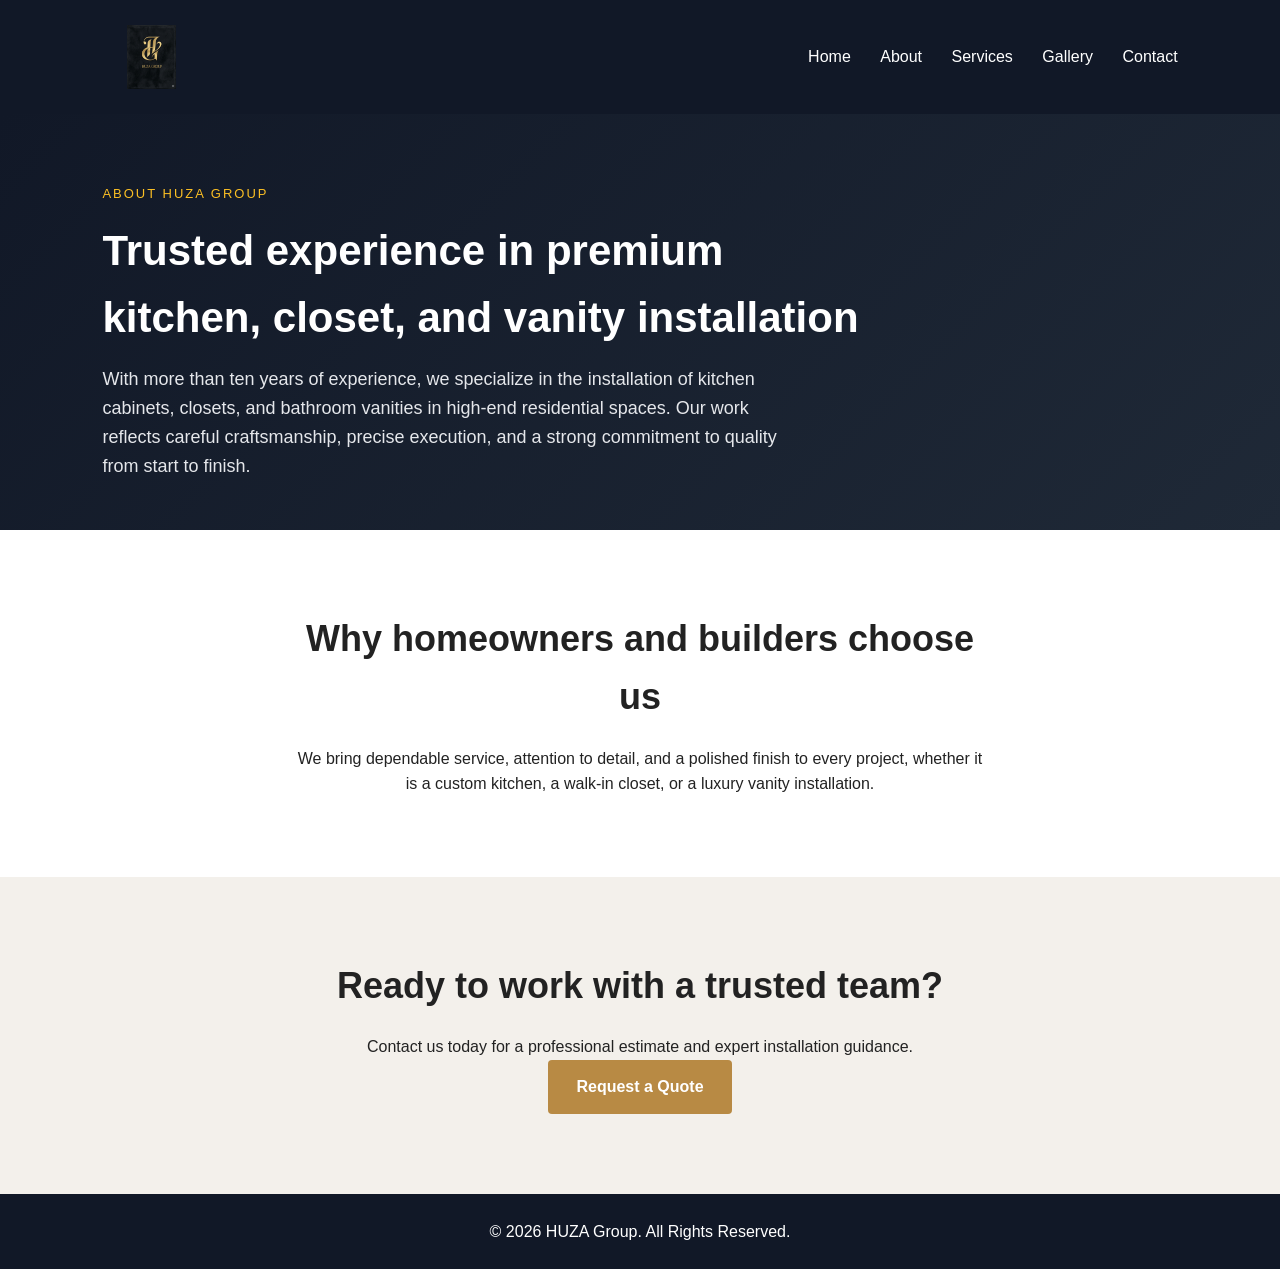
<file: about.html>
<!DOCTYPE html>
<html lang="en">
<head>
  <meta charset="UTF-8" />
  <meta name="viewport" content="width=device-width, initial-scale=1.0" />
  <title>About | HUZA Group</title>
  <link rel="stylesheet" href="style.css" />
</head>
<body>
<header class="navbar">
  <a class="brand-logo" href="index.html">
    <img src="logo%20huzagroup.png" alt="HUZA Group logo" />
  </a>
  <nav>
    <a href="index.html">Home</a>
    <a href="about.html">About</a>
    <a href="services.html">Services</a>
    <a href="gallery.html">Gallery</a>
    <a href="contact.html">Contact</a>
  </nav>
</header>

<section class="services-hero">
  <div>
    <p class="eyebrow">About HUZA Group</p>
    <h1>Trusted experience in premium kitchen, closet, and vanity installation</h1>
    <p class="lead">With more than ten years of experience, we specialize in the installation of kitchen cabinets, closets, and bathroom vanities in high-end residential spaces. Our work reflects careful craftsmanship, precise execution, and a strong commitment to quality from start to finish.</p>
  </div>
</section>

<section class="about-preview">
  <h2>Why homeowners and builders choose us</h2>
  <p>We bring dependable service, attention to detail, and a polished finish to every project, whether it is a custom kitchen, a walk-in closet, or a luxury vanity installation.</p>
</section>

<section class="cta">
  <h2>Ready to work with a trusted team?</h2>
  <p>Contact us today for a professional estimate and expert installation guidance.</p>
  <a href="contact.html" class="btn">Request a Quote</a>
</section>

<footer>
  <p>© 2026 HUZA Group. All Rights Reserved.</p>
</footer>
</body>
</html>
</file>
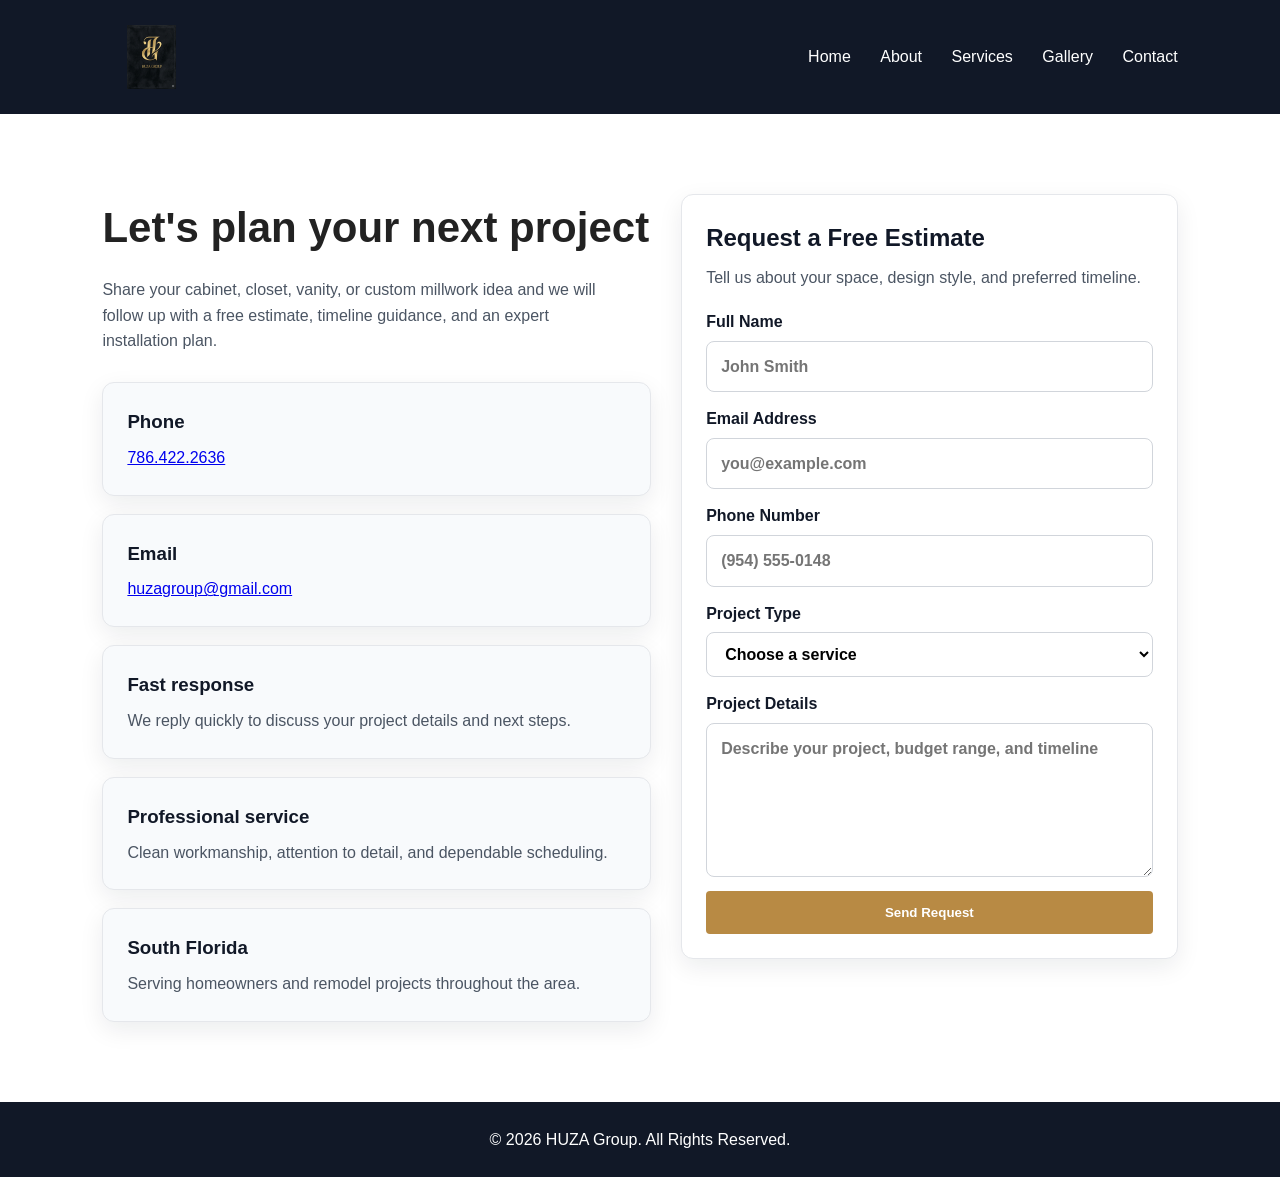
<file: contact.html>
<!DOCTYPE html>
<html lang="en">
<head>
  <meta charset="UTF-8" />
  <meta name="viewport" content="width=device-width, initial-scale=1.0" />
  <title>Contact Us | Cabinet Installation</title>
  <link rel="stylesheet" href="style.css" />
</head>
<body>

<header class="navbar">
  <a class="brand-logo" href="index.html">
    <img src="logo%20huzagroup.png" alt="HUZA Group logo" />
  </a>
  <nav>
    <a href="index.html">Home</a>
    <a href="about.html">About</a>
    <a href="services.html">Services</a>
    <a href="gallery.html">Gallery</a>
    <a href="contact.html">Contact</a>
  </nav>
</header>

<section class="contact-page">
  <div class="contact-intro">
    <h1>Let's plan your next project</h1>
    <p>
      Share your cabinet, closet, vanity, or custom millwork idea and we will follow up
      with a free estimate, timeline guidance, and an expert installation plan.
    </p>

    <div class="contact-info-grid">
      <article class="info-card">
        <h3>Phone</h3>
        <p><a href="tel:7864222636">786.422.2636</a></p>
      </article>
      <article class="info-card">
        <h3>Email</h3>
        <p><a href="mailto:huzagroup@gmail.com">huzagroup@gmail.com</a></p>
      </article>
      <article class="info-card">
        <h3>Fast response</h3>
        <p>We reply quickly to discuss your project details and next steps.</p>
      </article>
      <article class="info-card">
        <h3>Professional service</h3>
        <p>Clean workmanship, attention to detail, and dependable scheduling.</p>
      </article>
      <article class="info-card">
        <h3>South Florida</h3>
        <p>Serving homeowners and remodel projects throughout the area.</p>
      </article>
    </div>
  </div>

  <div class="contact-card">
    <h2>Request a Free Estimate</h2>
    <p class="contact-note">Tell us about your space, design style, and preferred timeline.</p>

    <form class="contact-form" action="mailto:huzagroup@gmail.com" method="post" enctype="text/plain">
      <label>Full Name
        <input type="text" name="Full Name" placeholder="John Smith" required />
      </label>
      <label>Email Address
        <input type="email" name="Email Address" placeholder="you@example.com" required />
      </label>
      <label>Phone Number
        <input type="tel" name="Phone Number" placeholder="(954) 555-0148" required />
      </label>
      <label>Project Type
        <select name="Project Type" required>
          <option value="">Choose a service</option>
          <option>Kitchen Cabinets</option>
          <option>Closets</option>
          <option>Bathroom Vanities</option>
          <option>Custom Millwork</option>
        </select>
      </label>
      <label>Project Details
        <textarea name="Project Details" rows="5" placeholder="Describe your project, budget range, and timeline"></textarea>
      </label>
      <button type="submit" class="btn">Send Request</button>
    </form>
  </div>
</section>

<footer>
  <p>© 2026 HUZA Group. All Rights Reserved.</p>
</footer>

</body>
</html>
</file>
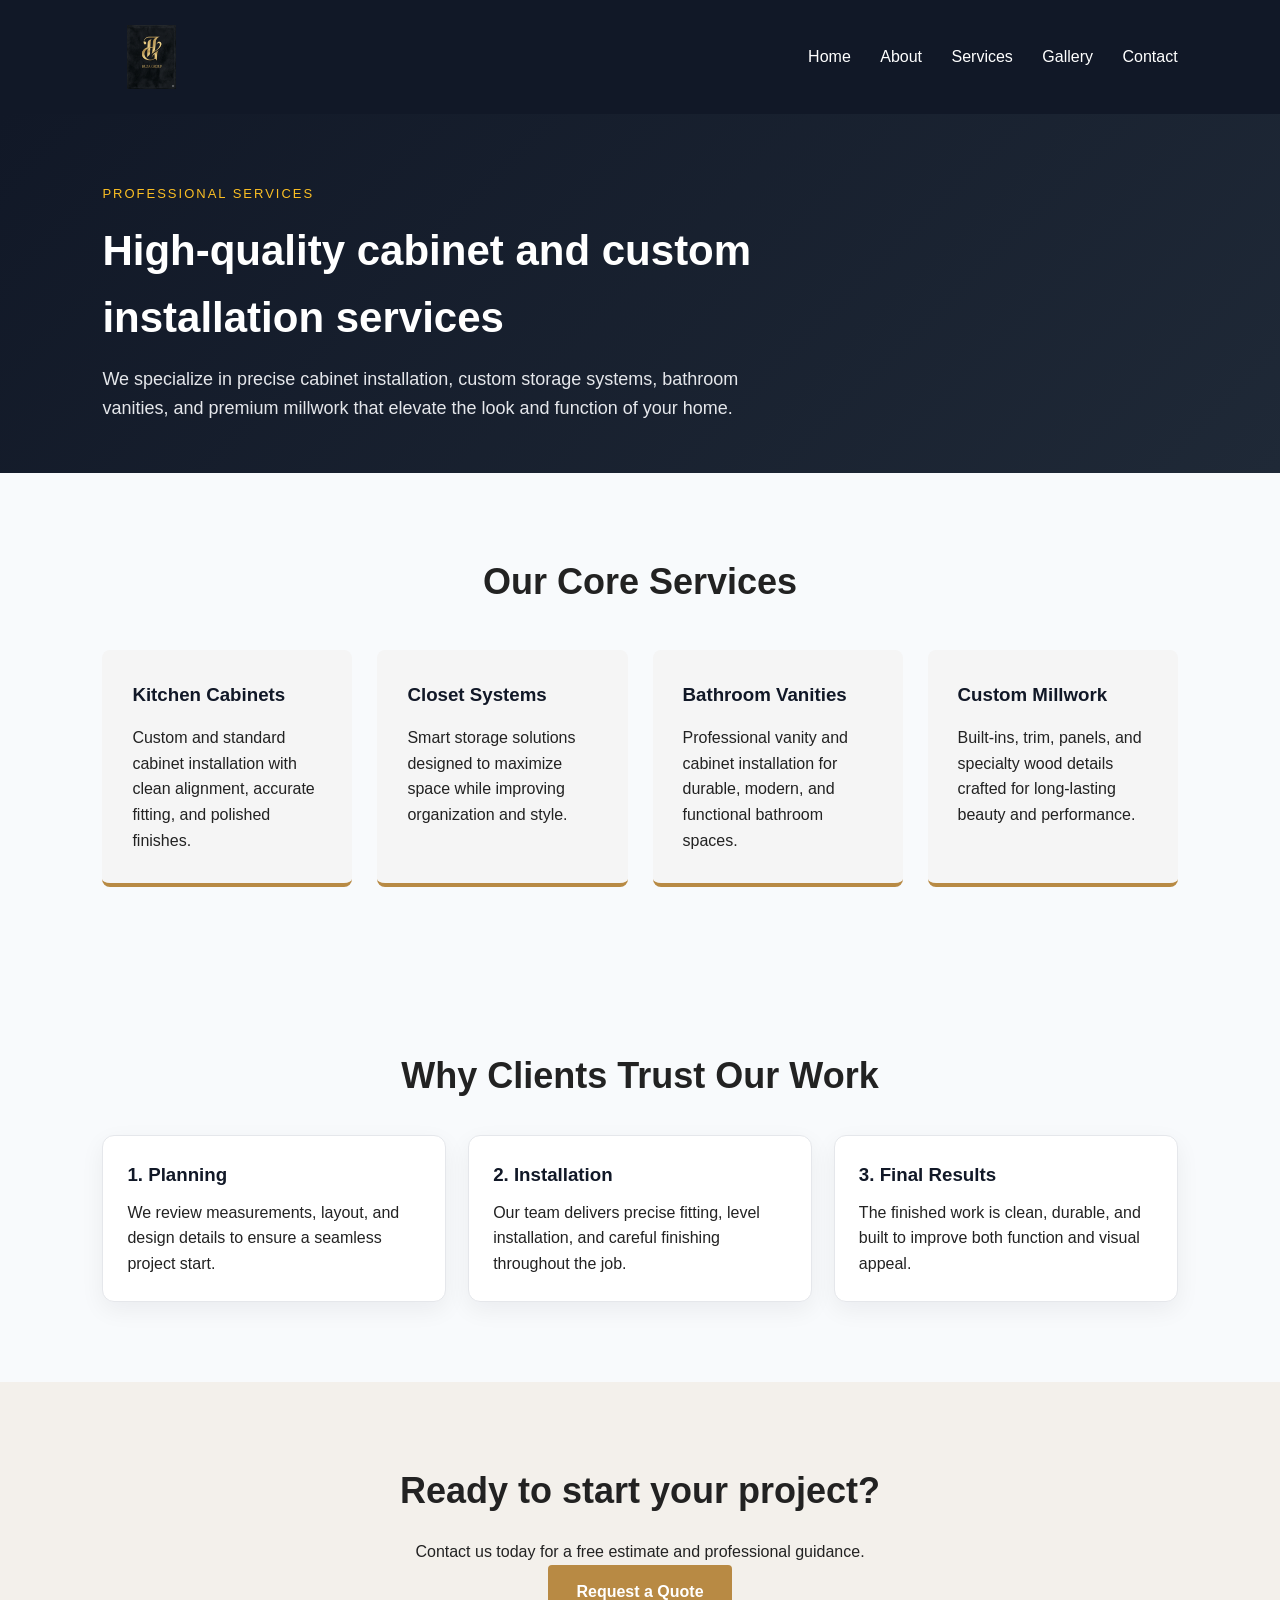
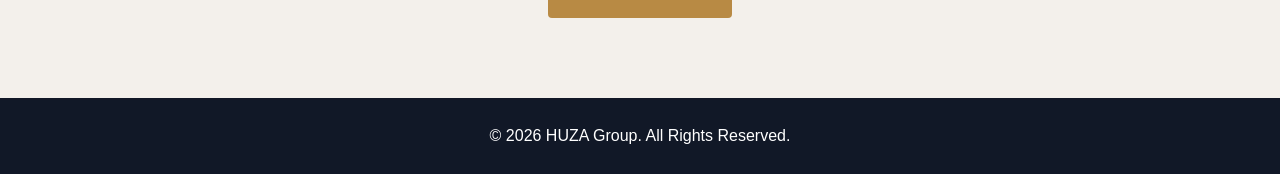
<file: services.html>
<!DOCTYPE html>
<html lang="en">
<head>
  <meta charset="UTF-8" />
  <meta name="viewport" content="width=device-width, initial-scale=1.0" />
  <title>Our Services | HUZA Group</title>
  <link rel="stylesheet" href="style.css" />
</head>
<body>

<header class="navbar">
  <a class="brand-logo" href="index.html">
    <img src="logo%20huzagroup.png" alt="HUZA Group logo" />
  </a>
  <nav>
    <a href="index.html">Home</a>
    <a href="about.html">About</a>
    <a href="services.html">Services</a>
    <a href="gallery.html">Gallery</a>
    <a href="contact.html">Contact</a>
  </nav>
</header>

<section class="services-hero">
  <div>
    <p class="eyebrow">Professional Services</p>
    <h1>High-quality cabinet and custom installation services</h1>
    <p class="lead">We specialize in precise cabinet installation, custom storage systems, bathroom vanities, and premium millwork that elevate the look and function of your home.</p>
  </div>
</section>

<section class="services-grid-wrap">
  <h2>Our Core Services</h2>
  <div class="service-grid">
    <article class="service-card">
      <h3>Kitchen Cabinets</h3>
      <p>Custom and standard cabinet installation with clean alignment, accurate fitting, and polished finishes.</p>
    </article>
    <article class="service-card">
      <h3>Closet Systems</h3>
      <p>Smart storage solutions designed to maximize space while improving organization and style.</p>
    </article>
    <article class="service-card">
      <h3>Bathroom Vanities</h3>
      <p>Professional vanity and cabinet installation for durable, modern, and functional bathroom spaces.</p>
    </article>
    <article class="service-card">
      <h3>Custom Millwork</h3>
      <p>Built-ins, trim, panels, and specialty wood details crafted for long-lasting beauty and performance.</p>
    </article>
  </div>
</section>

<section class="services-process">
  <h2>Why Clients Trust Our Work</h2>
  <div class="process-grid">
    <article class="process-card">
      <h3>1. Planning</h3>
      <p>We review measurements, layout, and design details to ensure a seamless project start.</p>
    </article>
    <article class="process-card">
      <h3>2. Installation</h3>
      <p>Our team delivers precise fitting, level installation, and careful finishing throughout the job.</p>
    </article>
    <article class="process-card">
      <h3>3. Final Results</h3>
      <p>The finished work is clean, durable, and built to improve both function and visual appeal.</p>
    </article>
  </div>
</section>

<section class="cta">
  <h2>Ready to start your project?</h2>
  <p>Contact us today for a free estimate and professional guidance.</p>
  <a href="contact.html" class="btn">Request a Quote</a>
</section>

<footer>
  <p>© 2026 HUZA Group. All Rights Reserved.</p>
</footer>

</body>
</html>
</file>
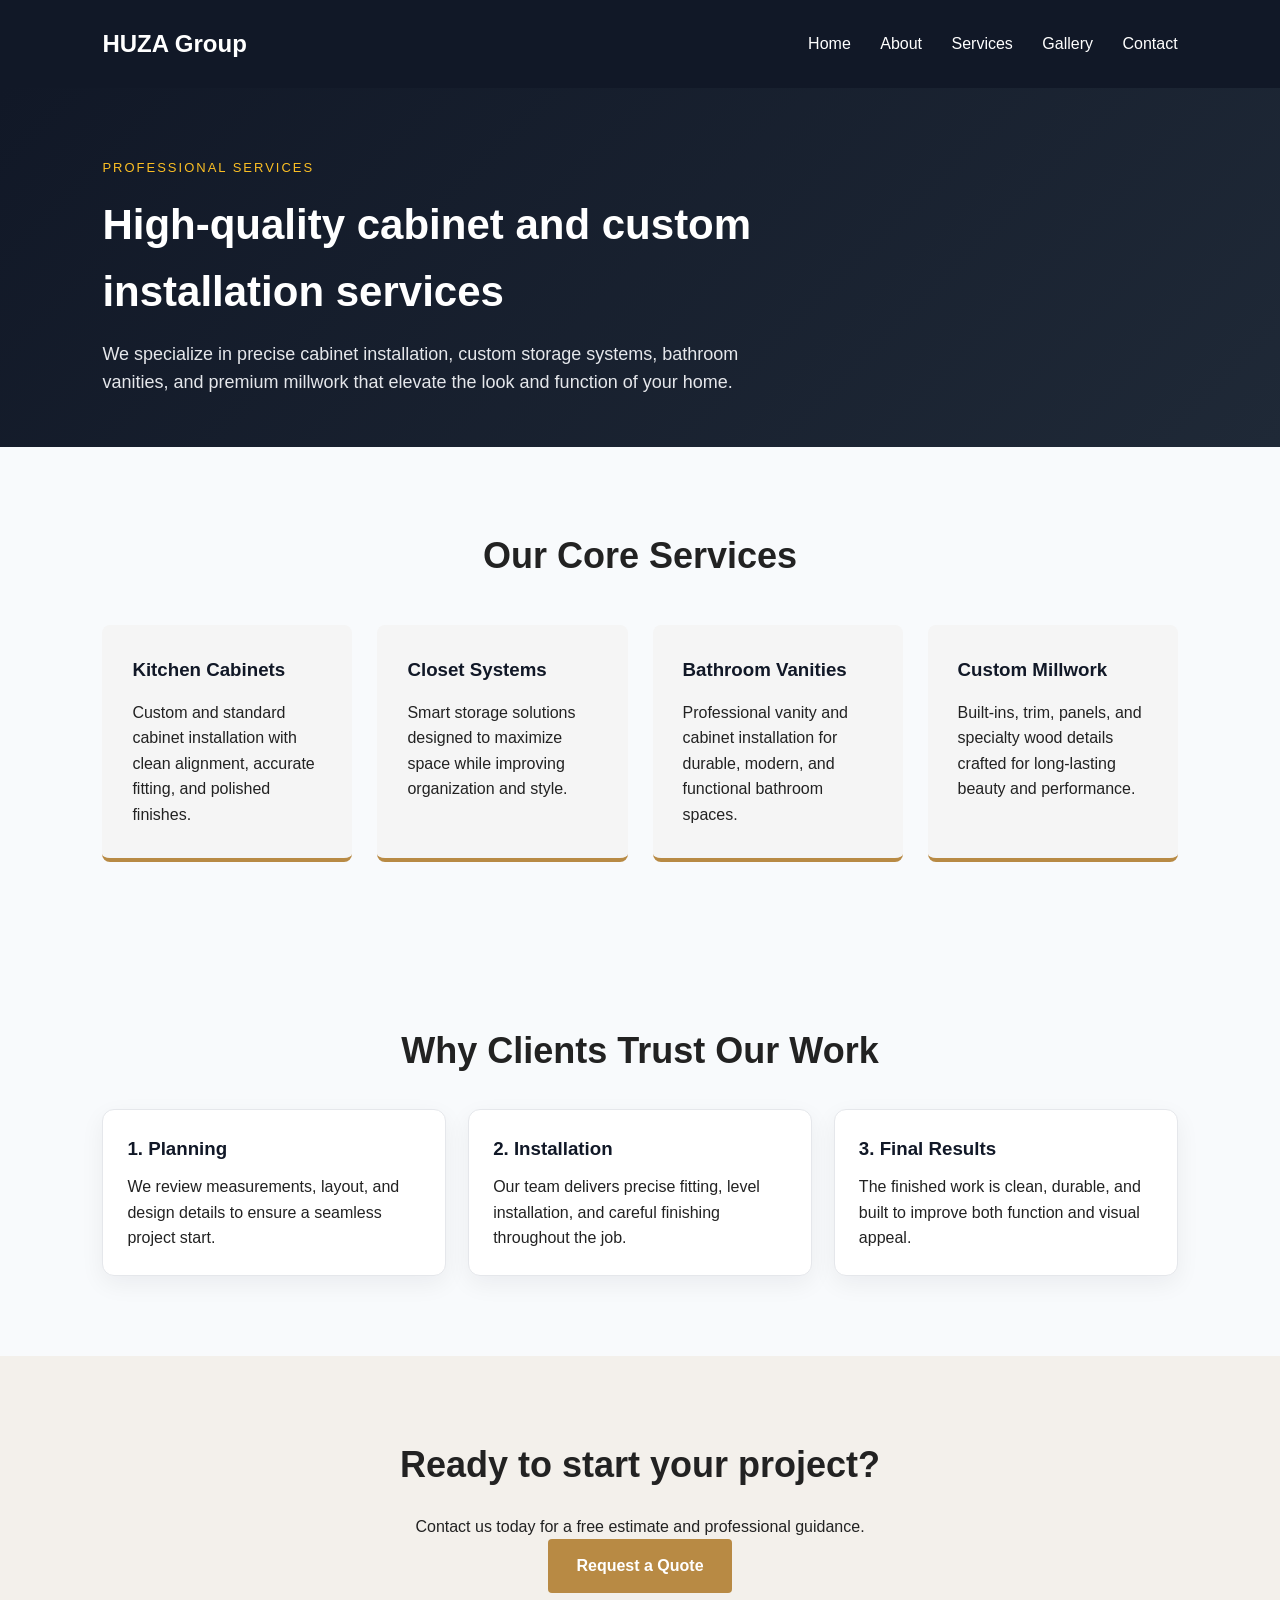
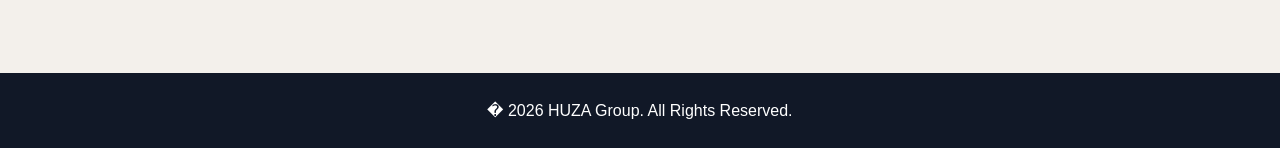
<file: services_backup.html>
<!DOCTYPE html>
<html lang="en">
<head>
  <meta charset="UTF-8" />
  <meta name="viewport" content="width=device-width, initial-scale=1.0" />
  <title>Our Services | HUZA Group</title>
  <link rel="stylesheet" href="style.css" />
</head>
<body>

<header class="navbar">
  <div class="logo">HUZA Group</div>
  <nav>
    <a href="index.html">Home</a>
    <a href="about.html">About</a>
    <a href="services.html">Services</a>
    <a href="gallery.html">Gallery</a>
    <a href="contact.html">Contact</a>
  </nav>
</header>

<section class="services-hero">
  <div>
    <p class="eyebrow">Professional Services</p>
    <h1>High-quality cabinet and custom installation services</h1>
    <p class="lead">
      We specialize in precise cabinet installation, custom storage systems,
      bathroom vanities, and premium millwork that elevate the look and function
      of your home.
    </p>
  </div>
</section>

<section class="services-grid-wrap">
  <h2>Our Core Services</h2>
  <div class="service-grid">
    <article class="service-card">
      <h3>Kitchen Cabinets</h3>
      <p>Custom and standard cabinet installation with clean alignment, accurate fitting, and polished finishes.</p>
    </article>
    <article class="service-card">
      <h3>Closet Systems</h3>
      <p>Smart storage solutions designed to maximize space while improving organization and style.</p>
    </article>
    <article class="service-card">
      <h3>Bathroom Vanities</h3>
      <p>Professional vanity and cabinet installation for durable, modern, and functional bathroom spaces.</p>
    </article>
    <article class="service-card">
      <h3>Custom Millwork</h3>
      <p>Built-ins, trim, panels, and specialty wood details crafted for long-lasting beauty and performance.</p>
    </article>
  </div>
</section>

<section class="services-process">
  <h2>Why Clients Trust Our Work</h2>
  <div class="process-grid">
    <article class="process-card">
      <h3>1. Planning</h3>
      <p>We review measurements, layout, and design details to ensure a seamless project start.</p>
    </article>
    <article class="process-card">
      <h3>2. Installation</h3>
      <p>Our team delivers precise fitting, level installation, and careful finishing throughout the job.</p>
    </article>
    <article class="process-card">
      <h3>3. Final Results</h3>
      <p>The finished work is clean, durable, and built to improve both function and visual appeal.</p>
    </article>
  </div>
</section>

<section class="cta">
  <h2>Ready to start your project?</h2>
  <p>Contact us today for a free estimate and professional guidance.</p>
  <a href="contact.html" class="btn">Request a Quote</a>
</section>

<footer>
  <p>� 2026 HUZA Group. All Rights Reserved.</p>
</footer>

</body>
</html>
</file>
<file: style.css>
* {
  margin: 0;
  padding: 0;
  box-sizing: border-box;
}

body {
  font-family: Arial, sans-serif;
  color: #222;
  background: #fff;
  line-height: 1.6;
}

.navbar {
  display: flex;
  justify-content: space-between;
  align-items: center;
  padding: 25px 8%;
  background: #111827;
  color: #fff;
}

.brand-logo img {
  height: 64px;
  width: auto;
  display: block;
}

.logo {
  font-size: 24px;
  font-weight: bold;
}

.navbar a {
  color: #fff;
  text-decoration: none;
  margin-left: 25px;
  font-weight: 500;
}

.hero {
  position: relative;
  overflow: hidden;
  height: 85vh;
  background: linear-gradient(rgba(0,0,0,.45), rgba(0,0,0,.45)),
              #111827;
  display: flex;
  align-items: center;
  padding: 0 8%;
  color: white;
}

.hero::before {
  content: "";
  position: absolute;
  inset: 0;
  background: url("oceana.jpg") center/cover no-repeat;
  opacity: 0.22;
  filter: grayscale(100%) brightness(1.05) saturate(0.9);
  transform: scale(1.02);
  pointer-events: none;
  z-index: 0;
}

.hero-content {
  position: relative;
  z-index: 1;
  max-width: 650px;
}

.hero h1 {
  font-size: 56px;
  margin-bottom: 20px;
}

.hero p {
  font-size: 22px;
  margin-bottom: 30px;
}

.btn {
  background: #b88a44;
  color: white;
  padding: 14px 28px;
  text-decoration: none;
  border-radius: 4px;
  display: inline-block;
  font-weight: bold;
}

section {
  padding: 80px 8%;
}

.services-hero {
  background: linear-gradient(135deg, #111827 0%, #1f2937 100%);
  color: #fff;
  padding-top: 70px;
  padding-bottom: 50px;
}

.eyebrow {
  text-transform: uppercase;
  letter-spacing: 2px;
  font-size: 13px;
  color: #fbbf24;
  margin-bottom: 12px;
}

.services-hero h1 {
  font-size: 42px;
  max-width: 760px;
  margin-bottom: 14px;
}

.services-hero .lead {
  max-width: 700px;
  color: #e5e7eb;
  font-size: 18px;
}

.services-grid-wrap,
.services-process {
  background: #f8fafc;
}

.services-grid-wrap h2,
.services-process h2 {
  font-size: 36px;
  margin-bottom: 12px;
  text-align: center;
}

.process-grid {
  display: grid;
  grid-template-columns: repeat(3, 1fr);
  gap: 22px;
  margin-top: 30px;
}

.process-card {
  background: #fff;
  border: 1px solid #e5e7eb;
  border-radius: 12px;
  padding: 24px;
  box-shadow: 0 8px 24px rgba(17, 24, 39, 0.06);
}

.process-card h3 {
  margin-bottom: 10px;
  color: #111827;
}

.contact-page {
  display: grid;
  grid-template-columns: 1.05fr 0.95fr;
  gap: 30px;
  align-items: start;
}

.contact-intro h1 {
  font-size: 42px;
  margin-bottom: 16px;
}

.contact-intro p {
  color: #4b5563;
  max-width: 520px;
}

.contact-info-grid {
  display: grid;
  gap: 18px;
  margin-top: 28px;
}

.info-card,
.contact-card {
  background: #f8fafc;
  border: 1px solid #e5e7eb;
  border-radius: 12px;
  padding: 24px;
  box-shadow: 0 8px 24px rgba(17, 24, 39, 0.08);
}

.info-card h3,
.contact-card h2 {
  margin-bottom: 8px;
  color: #111827;
}

.contact-card {
  background: #fff;
}

.contact-note {
  color: #4b5563;
  margin-bottom: 18px;
}

.contact-form {
  display: grid;
  gap: 14px;
}

.contact-form label {
  display: grid;
  gap: 6px;
  font-weight: 600;
  color: #111827;
}

.contact-form input,
.contact-form select,
.contact-form textarea {
  width: 100%;
  padding: 12px 14px;
  border: 1px solid #d1d5db;
  border-radius: 8px;
  font: inherit;
  background: #fff;
}

.contact-form textarea {
  resize: vertical;
}

.contact-form .btn {
  border: none;
  cursor: pointer;
}

.about-preview {
  text-align: center;
  max-width: 900px;
  margin: auto;
}

.about-preview h2,
.services h2,
.why h2,
.cta h2 {
  font-size: 36px;
  margin-bottom: 20px;
}

.service-grid {
  display: grid;
  grid-template-columns: repeat(4, 1fr);
  gap: 25px;
  margin-top: 40px;
}

.service-card {
  background: #f5f5f5;
  padding: 30px;
  border-radius: 8px;
  border-bottom: 4px solid #b88a44;
}

.service-card h3 {
  margin-bottom: 15px;
  color: #111827;
}

.why {
  background: #111827;
  color: white;
  text-align: center;
}

.why ul {
  list-style: none;
  margin-top: 30px;
}

.why li {
  margin: 12px 0;
  font-size: 20px;
}

.cta {
  text-align: center;
  background: #f3f0eb;
}

.gallery-hero {
  background: linear-gradient(135deg, #111827 0%, #1f2937 100%);
  color: #fff;
  padding-top: 70px;
  padding-bottom: 50px;
}

.gallery-hero h1 {
  font-size: 42px;
  max-width: 760px;
  margin-bottom: 14px;
}

.gallery-hero .lead {
  max-width: 700px;
  color: #e5e7eb;
  font-size: 18px;
}

.gallery-grid-wrap {
  padding-top: 40px;
  padding-bottom: 60px;
  background: #f8fafc;
}

.gallery-grid {
  display: grid;
  grid-template-columns: repeat(2, 1fr);
  gap: 24px;
}

.gallery-card {
  background: #fff;
  border: 1px solid #e5e7eb;
  border-radius: 12px;
  overflow: hidden;
  box-shadow: 0 8px 24px rgba(17, 24, 39, 0.08);
}

.gallery-card img {
  display: block;
  width: 100%;
  height: 260px;
  object-fit: cover;
}

footer {
  text-align: center;
  padding: 25px;
  background: #111827;
  color: white;
}

@media (max-width: 900px) {
  .navbar {
    flex-direction: column;
  }

  .contact-page {
    grid-template-columns: 1fr;
  }

  .navbar nav {
    margin-top: 15px;
  }

  .service-grid {
    grid-template-columns: 1fr 1fr;
  }

  .hero h1 {
    font-size: 40px;
  }
}

@media (max-width: 600px) {
  .service-grid {
    grid-template-columns: 1fr;
  }

  .gallery-grid {
    grid-template-columns: 1fr;
  }

  .hero h1 {
    font-size: 32px;
  }
}
</file>
